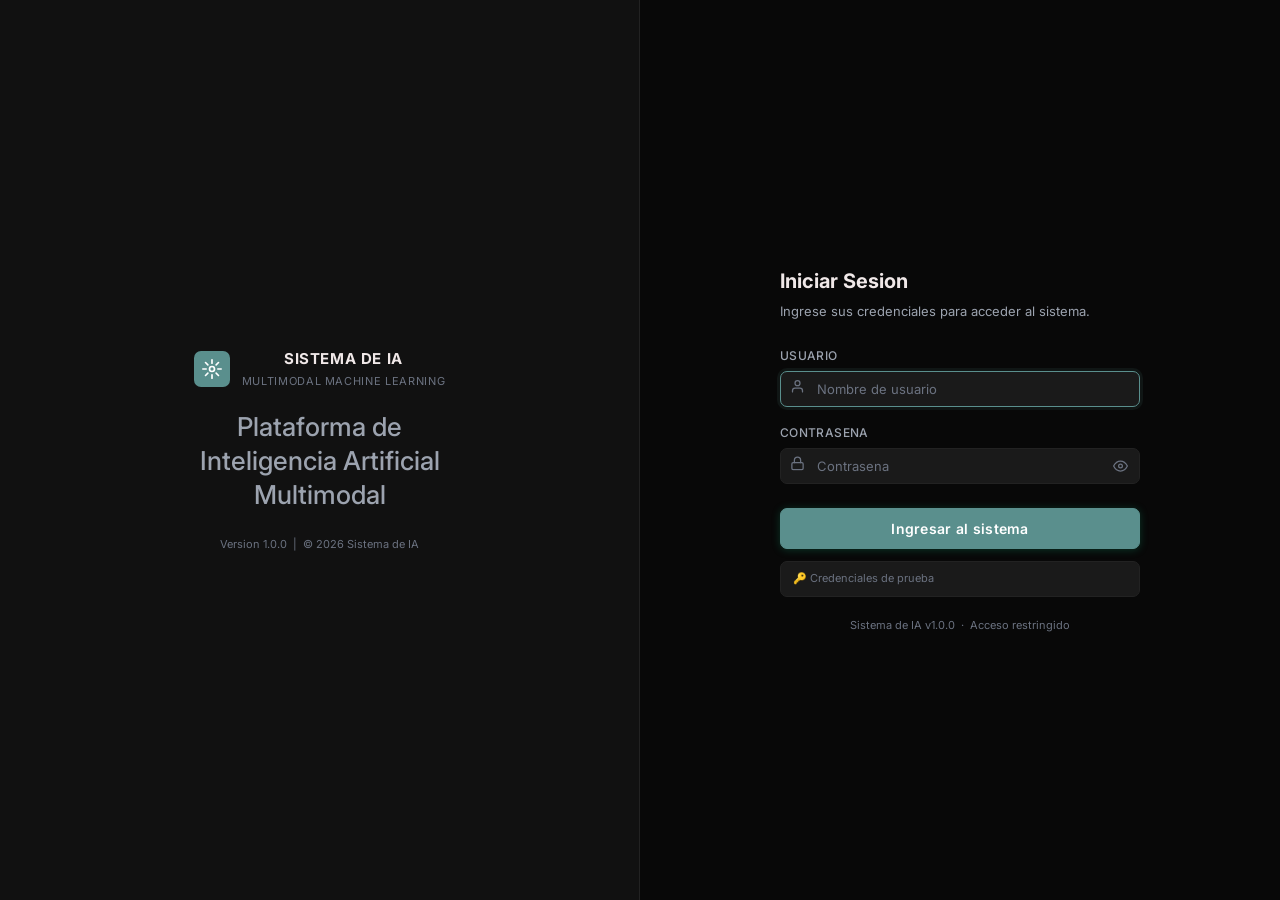
<file: index.html>
<!DOCTYPE html>
<html lang="es">
<head>
  <meta charset="UTF-8" />
  <meta name="viewport" content="width=device-width, initial-scale=1.0" />
  <title>Sistema de IA — Inicio de Sesion</title>
  <link rel="stylesheet" href="css/styles.css" />
  <style>
    /* ── Estilos login ───────────────────────── */
    .login-visual-diagram {
      display: flex;
      flex-direction: column;
      gap: 6px;
      padding: 16px;
      background: var(--bg-elevated);
      border: 1px solid var(--border);
      border-radius: var(--radius-lg);
    }
    .diagram-row {
      display: flex;
      align-items: center;
      gap: 8px;
    }
    .diagram-node {
      flex: 1;
      padding: 6px 10px;
      background: var(--bg-surface);
      border: 1px solid var(--border);
      border-radius: var(--radius-sm);
      font-size: 11px;
      color: var(--text-muted);
      text-align: center;
      white-space: nowrap;
    }
    .diagram-node.active {
      border-color: var(--primary);
      color: var(--primary);
      background: var(--primary-dim);
    }
    .diagram-arrow {
      color: var(--border-light);
      font-size: 10px;
      flex-shrink: 0;
    }
    .diagram-arrow.v {
      text-align: center;
      color: var(--border);
      font-size: 9px;
      margin-left: 48%;
    }
    .input-icon-wrap { position: relative; }
    .input-icon-wrap .form-input { padding-left: 36px; }
    .input-icon {
      position: absolute;
      left: 10px;
      top: 50%;
      transform: translateY(-50%);
      color: var(--text-muted);
      pointer-events: none;
    }
    .input-icon svg { width: 15px; height: 15px; }
    .password-toggle {
      position: absolute;
      right: 10px;
      top: 50%;
      transform: translateY(-50%);
      background: none;
      border: none;
      color: var(--text-muted);
      cursor: pointer;
      padding: 2px;
      display: flex;
      align-items: center;
    }
    .password-toggle:hover { color: var(--text-secondary); }
    .password-toggle svg { width: 15px; height: 15px; }

    /* Hint de credenciales de prueba */
    .login-creds-hint {
      margin-top: 12px;
      background: var(--bg-elevated);
      border: 1px solid var(--border);
      border-radius: var(--radius-md);
      padding: 8px 12px;
      font-size: 11px;
    }
    .login-creds-hint summary {
      cursor: pointer;
      color: var(--text-muted);
      user-select: none;
      list-style: none;
      display: flex;
      align-items: center;
      gap: 6px;
    }
    .login-creds-hint summary:hover { color: var(--text-secondary); }
    .login-creds-hint table {
      margin-top: 8px;
      width: 100%;
      border-collapse: collapse;
      font-family: var(--font-mono);
    }
    .login-creds-hint th {
      text-align: left;
      color: var(--text-muted);
      font-size: 10px;
      padding: 3px 6px;
      border-bottom: 1px solid var(--border);
      text-transform: uppercase;
    }
    .login-creds-hint td {
      padding: 4px 6px;
      color: var(--text-secondary);
      border-bottom: 1px solid var(--border);
      cursor: pointer;
    }
    .login-creds-hint td:first-child { color: var(--primary); }
    .login-creds-hint tr:last-child td { border-bottom: none; }
    .login-creds-hint tr:hover td { background: var(--bg-hover); }
  </style>
</head>
<body>

<div class="login-page">

  <!-- Panel izquierdo: visual informativo -->
  <aside class="login-panel-left">

    <div class="login-visual" style="align-items: center; text-align: center; gap: 20px;">

      <div class="login-brand" style="justify-content: center;">
        <div class="login-brand-icon">
          <svg viewBox="0 0 24 24" fill="none" stroke="#fff" stroke-width="2" stroke-linecap="round" stroke-linejoin="round">
            <circle cx="12" cy="12" r="3"/>
            <path d="M12 1v4M12 19v4M4.22 4.22l2.83 2.83M16.95 16.95l2.83 2.83M1 12h4M19 12h4M4.22 19.78l2.83-2.83M16.95 7.05l2.83-2.83"/>
          </svg>
        </div>
        <div>
          <div class="login-brand-name">Sistema de IA</div>
          <div class="login-brand-sub">Multimodal Machine Learning</div>
        </div>
      </div>

      <div class="login-visual-title" style="font-size: 26px; line-height: 1.3; color: var(--text-secondary); font-weight: 500;">
        Plataforma de<br>Inteligencia Artificial<br>Multimodal
      </div>

      <div class="login-footer" style="margin-top: 4px;">
        Version 1.0.0 &nbsp;|&nbsp; &copy; 2026 Sistema de IA
      </div>

    </div>

  </aside>

  <!-- Panel derecho: formulario de login -->
  <main class="login-panel-right">
    <div class="login-form-wrap">

      <div id="login-alert" class="alert alert-error hidden">
        <svg width="15" height="15" viewBox="0 0 24 24" fill="none" stroke="currentColor" stroke-width="2">
          <circle cx="12" cy="12" r="10"/><line x1="12" y1="8" x2="12" y2="12"/><line x1="12" y1="16" x2="12.01" y2="16"/>
        </svg>
        <span id="login-alert-msg">Credenciales incorrectas.</span>
      </div>

      <form class="login-form" id="login-form" autocomplete="off">

        <div style="margin-bottom:8px;">
          <div style="font-size:20px;font-weight:700;color:var(--text-primary);">Iniciar Sesion</div>
          <div style="font-size:13px;color:var(--text-secondary);margin-top:4px;">
            Ingrese sus credenciales para acceder al sistema.
          </div>
        </div>

        <div class="form-group">
          <label class="form-label" for="username">Usuario</label>
          <div class="input-icon-wrap">
            <span class="input-icon">
              <svg viewBox="0 0 24 24" fill="none" stroke="currentColor" stroke-width="2" stroke-linecap="round" stroke-linejoin="round">
                <path d="M20 21v-2a4 4 0 0 0-4-4H8a4 4 0 0 0-4 4v2"/><circle cx="12" cy="7" r="4"/>
              </svg>
            </span>
            <input class="form-input" type="text" id="username" name="username"
              placeholder="Nombre de usuario" autocomplete="username" spellcheck="false"/>
          </div>
        </div>

        <div class="form-group">
          <label class="form-label" for="password">Contrasena</label>
          <div class="input-icon-wrap" style="position:relative;">
            <span class="input-icon">
              <svg viewBox="0 0 24 24" fill="none" stroke="currentColor" stroke-width="2" stroke-linecap="round" stroke-linejoin="round">
                <rect x="3" y="11" width="18" height="11" rx="2" ry="2"/><path d="M7 11V7a5 5 0 0 1 10 0v4"/>
              </svg>
            </span>
            <input class="form-input" type="password" id="password" name="password"
              placeholder="Contrasena" autocomplete="current-password" style="padding-right:36px;"/>
            <button type="button" class="password-toggle" id="toggle-password" title="Mostrar u ocultar">
              <svg id="eye-icon" viewBox="0 0 24 24" fill="none" stroke="currentColor" stroke-width="2" stroke-linecap="round" stroke-linejoin="round">
                <path d="M1 12s4-8 11-8 11 8 11 8-4 8-11 8-11-8-11-8z"/><circle cx="12" cy="12" r="3"/>
              </svg>
            </button>
          </div>
        </div>

        <button type="submit" class="btn btn-primary btn-lg login-submit" id="login-btn">
          <span id="login-btn-text">Ingresar al sistema</span>
          <span id="login-btn-spinner" class="spinner hidden"></span>
        </button>

      </form>

      <!-- Credenciales de prueba — quitar en producción -->
      <details class="login-creds-hint">
        <summary>🔑 Credenciales de prueba</summary>
        <table>
          <thead><tr><th>Usuario</th><th>Contraseña</th><th>Rol</th></tr></thead>
          <tbody>
            <tr><td>admin</td><td>admin123</td><td>Administrador de seguridad</td></tr>
            <tr><td>cientifico</td><td>cient123</td><td>Científico / Ing. IA</td></tr>
            <tr><td>infra</td><td>infra123</td><td>Infraestructura</td></tr>
            <tr><td>usuario</td><td>usuario123</td><td>Usuario</td></tr>
          </tbody>
        </table>
      </details>

      <div class="login-version-note">
        Sistema de IA v1.0.0 &nbsp;&middot;&nbsp; Acceso restringido
      </div>

    </div>
  </main>

</div>

<script src="js/crypto.js"></script>
<script src="js/config.js"></script>
<script src="js/auth.js"></script>
<script>
  /* ── Redirigir si ya hay sesion activa (sesion cifrada — RQF-07) ── */
  (async () => {
    if (await Auth.init()) {
      window.location.href = 'dashboard.html';
    }
  })();

  const eyeOpen  = `<path d="M1 12s4-8 11-8 11 8 11 8-4 8-11 8-11-8-11-8z"/><circle cx="12" cy="12" r="3"/>`;
  const eyeSlash = `<path d="M17.94 17.94A10.07 10.07 0 0 1 12 20c-7 0-11-8-11-8a18.45 18.45 0 0 1 5.06-5.94"/><path d="M9.9 4.24A9.12 9.12 0 0 1 12 4c7 0 11 8 11 8a18.5 18.5 0 0 1-2.16 3.19"/><line x1="1" y1="1" x2="23" y2="23"/>`;

  const pwdInput  = document.getElementById('password');
  const toggleBtn = document.getElementById('toggle-password');
  const eyeIcon   = document.getElementById('eye-icon');

  toggleBtn.addEventListener('click', () => {
    const isText = pwdInput.type === 'text';
    pwdInput.type = isText ? 'password' : 'text';
    eyeIcon.innerHTML = isText ? eyeOpen : eyeSlash;
  });

  function showLoginAlert (msg) {
    document.getElementById('login-alert-msg').textContent = msg;
    document.getElementById('login-alert').classList.remove('hidden');
  }

  function hideLoginAlert () {
    document.getElementById('login-alert').classList.add('hidden');
  }

  function setLoginLoading (on) {
    const btn = document.getElementById('login-btn');
    btn.disabled = on;
    document.getElementById('login-btn-text').textContent = on ? 'Verificando...' : 'Ingresar al sistema';
    document.getElementById('login-btn-spinner').classList.toggle('hidden', !on);
  }

  document.getElementById('login-form').addEventListener('submit', async (e) => {
    e.preventDefault();
    hideLoginAlert();

    const username = document.getElementById('username').value.trim();
    const password = document.getElementById('password').value;

    if (!username || !password) {
      showLoginAlert('Complete todos los campos para continuar.');
      return;
    }

    setLoginLoading(true);

    const result = await Auth.login(username, password);

    if (result.ok) {
      document.getElementById('login-btn-text').textContent = 'Acceso concedido...';
      setTimeout(() => { window.location.href = 'dashboard.html'; }, 400);
    } else {
      setLoginLoading(false);
      showLoginAlert(result.msg);
      ['username', 'password'].forEach(id => {
        const el = document.getElementById(id);
        el.classList.add('error');
        setTimeout(() => el.classList.remove('error'), 2000);
      });
      document.getElementById('username').focus();
    }
  });

  ['username', 'password'].forEach(id => {
    document.getElementById(id).addEventListener('input', hideLoginAlert);
  });

  document.getElementById('username').focus();

  // Click en fila de credenciales → autocompleta el formulario
  document.querySelectorAll('.login-creds-hint tbody tr').forEach(row => {
    row.addEventListener('click', () => {
      const cells = row.querySelectorAll('td');
      document.getElementById('username').value = cells[0].textContent.trim();
      document.getElementById('password').value = cells[1].textContent.trim();
      hideLoginAlert();
      document.getElementById('login-btn').focus();
    });
  });
</script>

</body>
</html>
</file>
<file: css/styles.css>
/* ============================================================
   SISTEMA DE IA — LMM | Design System
   ============================================================ */

@import url('https://fonts.googleapis.com/css2?family=Inter:wght@300;400;500;600;700&family=JetBrains+Mono:wght@400;500&display=swap');

/* ── Variables ─────────────────────────────────────────────── */
:root {
  --bg-base:        #080808; /* Negro profundo */
  --bg-surface:     #111111; /* Carbón oscuro */
  --bg-elevated:    #1a1a1a; /* Superficie elevada */
  --bg-hover:       #252525; /* Hover sutil */

  --border:         #222222;
  --border-light:   #333333;

  --primary:        #5a8f8d; /* Teal apagado sofisticado */
  --primary-hover:  #4a7f7d;
  --primary-dim:    rgba(90, 143, 141, 0.10);
  --primary-glow:   rgba(90, 143, 141, 0.18);

  --text-primary:   #f0e8e8; /* Blanco cálido refinado */
  --text-secondary: #9ca3af;
  --text-muted:     #6b7280;

  --success:        #7a9d7c; /* Verde apagado */
  --success-dim:    rgba(122, 157, 124, 0.10);
  --warning:        #c4a878; /* Ámbar apagado */
  --warning-dim:    rgba(196, 168, 120, 0.10);
  --danger:         #c4808d; /* Rojo apagado */
  --danger-dim:     rgba(196, 128, 141, 0.10);
  --info:           #5a8f8d; /* Teal apagado */
  --info-dim:       rgba(90, 143, 141, 0.10);

  --radius-sm:      4px;
  --radius-md:      7px;
  --radius-lg:      11px;
  --radius-xl:      16px;

  --shadow-sm:      0 1px 4px rgba(0,0,0,0.7), 0 0 0 1px rgba(255,255,255,0.02);
  --shadow-md:      0 4px 20px rgba(0,0,0,0.8), 0 0 0 1px rgba(255,255,255,0.03);
  --shadow-lg:      0 12px 40px rgba(0,0,0,0.9), 0 0 0 1px rgba(255,255,255,0.04);

  --font-sans:      'Inter', system-ui, sans-serif;
  --font-mono:      'JetBrains Mono', monospace;

  --transition:     140ms ease;
  --sidebar-width:  216px;
  --topbar-height:  52px;
}

/* ── Reset ─────────────────────────────────────────────────── */
*, *::before, *::after { box-sizing: border-box; margin: 0; padding: 0; }

html { font-size: 14px; -webkit-font-smoothing: antialiased; }

body {
  font-family: var(--font-sans);
  background: var(--bg-base);
  color: var(--text-primary);
  line-height: 1.6;
  min-height: 100vh;
}

a { color: var(--primary); text-decoration: none; }
a:hover { color: var(--primary-hover); }

input, textarea, select, button {
  font-family: inherit;
  font-size: inherit;
}

/* ── Typography ─────────────────────────────────────────────── */
.text-xs    { font-size: 11px; }
.text-sm    { font-size: 12px; }
.text-base  { font-size: 14px; }
.text-md    { font-size: 15px; }
.text-lg    { font-size: 18px; }
.text-xl    { font-size: 22px; }
.text-2xl   { font-size: 26px; }

.text-primary   { color: var(--text-primary); }
.text-secondary { color: var(--text-secondary); }
.text-muted     { color: var(--text-muted); }
.text-success   { color: var(--success); }
.text-warning   { color: var(--warning); }
.text-danger    { color: var(--danger); }
.text-info      { color: var(--info); }
.text-accent    { color: var(--primary); }

.font-mono { font-family: var(--font-mono); }
.font-medium { font-weight: 500; }
.font-semibold { font-weight: 600; }
.font-bold { font-weight: 700; }

/* ── Utility ─────────────────────────────────────────────── */
.flex { display: flex; }
.flex-col { flex-direction: column; }
.items-center { align-items: center; }
.justify-between { justify-content: space-between; }
.justify-center { justify-content: center; }
.gap-1 { gap: 4px; }
.gap-2 { gap: 8px; }
.gap-3 { gap: 12px; }
.gap-4 { gap: 16px; }
.gap-6 { gap: 24px; }
.w-full { width: 100%; }
.mt-1 { margin-top: 4px; }
.mt-2 { margin-top: 8px; }
.mt-4 { margin-top: 16px; }
.mt-6 { margin-top: 24px; }
.mb-1 { margin-bottom: 4px; }
.mb-2 { margin-bottom: 8px; }
.mb-4 { margin-bottom: 16px; }
.p-2 { padding: 8px; }
.p-3 { padding: 12px; }
.p-4 { padding: 16px; }
.p-6 { padding: 24px; }
.truncate { overflow: hidden; text-overflow: ellipsis; white-space: nowrap; }
.hidden { display: none !important; }

/* ── Buttons ─────────────────────────────────────────────── */
.btn {
  display: inline-flex;
  align-items: center;
  justify-content: center;
  gap: 7px;
  padding: 7px 15px;
  border-radius: var(--radius-md);
  font-size: 12.5px;
  font-weight: 500;
  cursor: pointer;
  border: 1px solid transparent;
  transition: background var(--transition), border-color var(--transition), opacity var(--transition), box-shadow var(--transition);
  white-space: nowrap;
  user-select: none;
}
.btn:focus-visible {
  outline: 2px solid var(--primary);
  outline-offset: 2px;
}

.btn:disabled { opacity: 0.45; cursor: not-allowed; }

.btn-primary {
  background: var(--primary);
  color: #fff;
  border-color: var(--primary);
  box-shadow: 0 1px 8px rgba(16,185,129,0.25);
}
.btn-primary:hover:not(:disabled) { background: var(--primary-hover); border-color: var(--primary-hover); box-shadow: 0 2px 12px rgba(16,185,129,0.35); }

.btn-secondary {
  background: var(--bg-elevated);
  color: var(--text-primary);
  border-color: var(--border);
}
.btn-secondary:hover:not(:disabled) { background: var(--bg-hover); border-color: var(--border-light); }

.btn-ghost {
  background: transparent;
  color: var(--text-secondary);
  border-color: transparent;
}
.btn-ghost:hover:not(:disabled) { background: var(--bg-elevated); color: var(--text-primary); }

.btn-danger {
  background: var(--danger);
  color: #fff;
  border-color: var(--danger);
}
.btn-danger:hover:not(:disabled) { opacity: 0.85; }

.btn-sm { padding: 5px 12px; font-size: 12px; }
.btn-lg { padding: 12px 24px; font-size: 14px; }

/* ── Form elements ─────────────────────────────────────────── */
.form-group { display: flex; flex-direction: column; gap: 6px; }

.form-label {
  font-size: 12px;
  font-weight: 500;
  color: var(--text-secondary);
  letter-spacing: 0.03em;
  text-transform: uppercase;
}

.form-input {
  background: var(--bg-elevated);
  border: 1px solid var(--border);
  border-radius: var(--radius-md);
  color: var(--text-primary);
  padding: 9px 12px;
  font-size: 13px;
  transition: border-color var(--transition), box-shadow var(--transition);
  outline: none;
  width: 100%;
}
.form-input::placeholder { color: var(--text-muted); }
.form-input:focus {
  border-color: var(--primary);
  box-shadow: 0 0 0 3px var(--primary-dim);
}
.form-input.error { border-color: var(--danger); box-shadow: 0 0 0 3px var(--danger-dim); }

.form-select {
  appearance: none;
  background-image: url("data:image/svg+xml,%3Csvg xmlns='http://www.w3.org/2000/svg' width='12' height='12' viewBox='0 0 24 24' fill='none' stroke='%238b93b0' stroke-width='2'%3E%3Cpolyline points='6 9 12 15 18 9'%3E%3C/polyline%3E%3C/svg%3E");
  background-repeat: no-repeat;
  background-position: right 10px center;
  padding-right: 32px;
}

.form-hint {
  font-size: 11px;
  color: var(--text-muted);
}

.form-error {
  font-size: 11px;
  color: var(--danger);
}

/* ── Cards ─────────────────────────────────────────────────── */
.card {
  background: var(--bg-surface);
  border: 1px solid var(--border);
  border-radius: var(--radius-lg);
  transition: border-color var(--transition);
}

.card-header {
  padding: 13px 18px;
  border-bottom: 1px solid var(--border);
  display: flex;
  align-items: center;
  justify-content: space-between;
  gap: 12px;
}

.card-title {
  font-size: 11px;
  font-weight: 600;
  color: var(--text-muted);
  letter-spacing: 0.07em;
  text-transform: uppercase;
}

.card-body { padding: 18px; }

/* ── Badges ─────────────────────────────────────────────────── */
.badge {
  display: inline-flex;
  align-items: center;
  gap: 4px;
  padding: 2px 8px;
  border-radius: 999px;
  font-size: 11px;
  font-weight: 500;
  line-height: 1.8;
}
.badge-success  { background: var(--success-dim);  color: var(--success); }
.badge-warning  { background: var(--warning-dim);  color: var(--warning); }
.badge-danger   { background: var(--danger-dim);   color: var(--danger); }
.badge-info     { background: var(--info-dim);     color: var(--info); }
.badge-primary  { background: var(--primary-dim);  color: var(--primary); }
.badge-muted    { background: var(--bg-elevated);  color: var(--text-muted); }

/* ── Status dot ─────────────────────────────────────────────── */
.status-dot {
  display: inline-block;
  width: 7px;
  height: 7px;
  border-radius: 50%;
  flex-shrink: 0;
}
.status-dot.online  { background: var(--success); box-shadow: 0 0 5px var(--success); animation: pulse-dot 2.5s infinite; }
.status-dot.warning { background: var(--warning); box-shadow: 0 0 5px var(--warning); }
.status-dot.offline { background: var(--danger); }
.status-dot.idle    { background: var(--text-muted); }

@keyframes pulse-dot {
  0%, 100% { box-shadow: 0 0 4px var(--success); }
  50%       { box-shadow: 0 0 9px var(--success); }
}

/* ── Alerts ─────────────────────────────────────────────────── */
.alert {
  padding: 10px 14px;
  border-radius: var(--radius-md);
  font-size: 13px;
  display: flex;
  align-items: flex-start;
  gap: 10px;
}
.alert-error   { background: var(--danger-dim);  color: var(--danger);  border: 1px solid rgba(224,90,106,0.25); }
.alert-success { background: var(--success-dim); color: var(--success); border: 1px solid rgba(76,175,125,0.25); }
.alert-warning { background: var(--warning-dim); color: var(--warning); border: 1px solid rgba(240,160,80,0.25); }
.alert-info    { background: var(--info-dim);    color: var(--info);    border: 1px solid rgba(91,158,240,0.25); }

/* ── Divider ─────────────────────────────────────────────────── */
.divider {
  border: none;
  border-top: 1px solid var(--border);
  margin: 16px 0;
}

/* ── Progress bar ─────────────────────────────────────────── */
.progress-bar {
  width: 100%;
  height: 5px;
  background: var(--bg-elevated);
  border-radius: 999px;
  overflow: hidden;
}
.progress-fill {
  height: 100%;
  border-radius: 999px;
  transition: width 0.6s ease;
}
.progress-fill.primary { background: var(--primary); }
.progress-fill.success { background: var(--success); }
.progress-fill.warning { background: var(--warning); }
.progress-fill.danger  { background: var(--danger); }

/* ── Table ─────────────────────────────────────────────────── */
.table-wrap { overflow-x: auto; }
table { width: 100%; border-collapse: collapse; font-size: 13px; }
thead th {
  text-align: left;
  padding: 8px 12px;
  font-size: 11px;
  font-weight: 600;
  text-transform: uppercase;
  letter-spacing: 0.05em;
  color: var(--text-muted);
  border-bottom: 1px solid var(--border);
}
tbody td {
  padding: 10px 12px;
  color: var(--text-secondary);
  border-bottom: 1px solid var(--border);
}
tbody tr:last-child td { border-bottom: none; }
tbody tr:hover td { background: var(--bg-elevated); color: var(--text-primary); }

/* ── Scrollbar ─────────────────────────────────────────────── */
::-webkit-scrollbar { width: 6px; height: 6px; }
::-webkit-scrollbar-track { background: transparent; }
::-webkit-scrollbar-thumb { background: var(--border); border-radius: 3px; }
::-webkit-scrollbar-thumb:hover { background: var(--border-light); }

/* ============================================================
   LOGIN PAGE
   ============================================================ */
.login-page {
  min-height: 100vh;
  display: grid;
  grid-template-columns: 1fr 1fr;
}

.login-panel-left {
  background: var(--bg-surface);
  border-right: 1px solid var(--border);
  display: flex;
  flex-direction: column;
  justify-content: space-between;
  padding: 40px;
}

.login-panel-right {
  display: flex;
  flex-direction: column;
  justify-content: center;
  align-items: center;
  padding: 40px;
  background: var(--bg-base);
}

.login-brand {
  display: flex;
  align-items: center;
  gap: 12px;
}

.login-brand-icon {
  width: 36px;
  height: 36px;
  background: var(--primary);
  border-radius: var(--radius-md);
  display: flex;
  align-items: center;
  justify-content: center;
}

.login-brand-icon svg { width: 20px; height: 20px; }

.login-brand-name {
  font-size: 15px;
  font-weight: 700;
  letter-spacing: 0.04em;
  color: var(--text-primary);
  text-transform: uppercase;
}

.login-brand-sub {
  font-size: 11px;
  color: var(--text-muted);
  letter-spacing: 0.06em;
  text-transform: uppercase;
  margin-top: 2px;
}

.login-visual {
  flex: 1;
  display: flex;
  flex-direction: column;
  justify-content: center;
  gap: 24px;
}

.login-visual-title {
  font-size: 24px;
  font-weight: 700;
  color: var(--text-primary);
  line-height: 1.35;
}

.login-visual-desc {
  font-size: 13px;
  color: var(--text-secondary);
  line-height: 1.7;
  max-width: 380px;
}

.login-subsystem-list {
  display: flex;
  flex-direction: column;
  gap: 8px;
  margin-top: 8px;
}

.login-subsystem-item {
  display: flex;
  align-items: center;
  gap: 10px;
  font-size: 12px;
  color: var(--text-muted);
}

.login-subsystem-item::before {
  content: '';
  display: block;
  width: 6px;
  height: 6px;
  border-radius: 50%;
  background: var(--primary);
  flex-shrink: 0;
}

.login-footer {
  font-size: 11px;
  color: var(--text-muted);
}

.login-form-wrap {
  width: 100%;
  max-width: 360px;
}

.login-form-title {
  font-size: 20px;
  font-weight: 700;
  color: var(--text-primary);
  margin-bottom: 4px;
}

.login-form-subtitle {
  font-size: 13px;
  color: var(--text-secondary);
  margin-bottom: 28px;
}

.login-form { display: flex; flex-direction: column; gap: 16px; }

.login-submit {
  margin-top: 8px;
  width: 100%;
  padding: 11px;
  font-size: 14px;
  font-weight: 600;
  letter-spacing: 0.02em;
}

.login-version-note {
  margin-top: 20px;
  text-align: center;
  font-size: 11px;
  color: var(--text-muted);
}

.spinner {
  display: inline-block;
  width: 14px;
  height: 14px;
  border: 2px solid rgba(255,255,255,0.3);
  border-top-color: #fff;
  border-radius: 50%;
  animation: spin 0.7s linear infinite;
}

@keyframes spin { to { transform: rotate(360deg); } }

/* ============================================================
   DASHBOARD LAYOUT
   ============================================================ */
.app-layout {
  display: grid;
  grid-template-columns: var(--sidebar-width) 1fr;
  grid-template-rows: var(--topbar-height) 1fr;
  min-height: 100vh;
}

/* ── Topbar ─────────────────────────────────────────────────── */
.topbar {
  grid-column: 1 / -1;
  display: flex;
  align-items: center;
  justify-content: space-between;
  padding: 0 20px 0 0;
  background: var(--bg-surface);
  border-bottom: 1px solid var(--border);
  z-index: 50;
  backdrop-filter: blur(0);
}

.topbar-brand {
  width: var(--sidebar-width);
  display: flex;
  align-items: center;
  gap: 10px;
  padding: 0 20px;
  border-right: 1px solid var(--border);
  height: 100%;
  flex-shrink: 0;
}

.topbar-brand-icon {
  width: 28px;
  height: 28px;
  background: var(--primary);
  border-radius: var(--radius-sm);
  display: flex;
  align-items: center;
  justify-content: center;
}

.topbar-brand-icon svg { width: 16px; height: 16px; }

.topbar-brand-name {
  font-size: 12px;
  font-weight: 700;
  letter-spacing: 0.06em;
  text-transform: uppercase;
  color: var(--text-primary);
}

.topbar-center {
  flex: 1;
  padding: 0 20px;
  display: flex;
  align-items: center;
  gap: 8px;
}

.topbar-page-title {
  font-size: 13px;
  font-weight: 600;
  color: var(--text-primary);
}

.topbar-page-sep {
  color: var(--text-muted);
  font-size: 12px;
}

.topbar-actions {
  display: flex;
  align-items: center;
  gap: 12px;
}

.topbar-time {
  font-family: var(--font-mono);
  font-size: 12px;
  color: var(--text-muted);
}

.topbar-user {
  display: flex;
  align-items: center;
  gap: 10px;
  padding: 6px 12px;
  background: var(--bg-elevated);
  border: 1px solid var(--border);
  border-radius: var(--radius-md);
  cursor: pointer;
}

.topbar-user:hover { border-color: var(--border-light); }

.topbar-avatar {
  width: 26px;
  height: 26px;
  background: var(--primary-dim);
  border: 1px solid var(--primary);
  border-radius: 50%;
  display: flex;
  align-items: center;
  justify-content: center;
  font-size: 11px;
  font-weight: 700;
  color: var(--primary);
}

.topbar-user-name { font-size: 12px; font-weight: 500; }
.topbar-user-role { font-size: 10px; color: var(--text-muted); }

/* ── Sidebar ─────────────────────────────────────────────────── */
.sidebar {
  background: var(--bg-surface);
  border-right: 1px solid var(--border);
  display: flex;
  flex-direction: column;
  overflow-y: auto;
  padding: 12px 0;
}

.sidebar-section {
  padding: 0 12px;
  margin-bottom: 4px;
}

.sidebar-section-label {
  font-size: 10px;
  font-weight: 600;
  color: var(--text-muted);
  text-transform: uppercase;
  letter-spacing: 0.08em;
  padding: 8px 8px 4px;
}

.sidebar-item {
  display: flex;
  align-items: center;
  gap: 9px;
  padding: 7px 8px;
  border-radius: var(--radius-md);
  cursor: pointer;
  transition: background var(--transition), color var(--transition);
  font-size: 12.5px;
  color: var(--text-muted);
  user-select: none;
  position: relative;
}

.sidebar-item:hover { background: var(--bg-elevated); color: var(--text-secondary); }

.sidebar-item.active {
  background: var(--primary-dim);
  color: var(--primary);
  font-weight: 500;
}

.sidebar-item.active::before {
  content: '';
  position: absolute;
  left: 0;
  top: 20%;
  bottom: 20%;
  width: 2px;
  background: var(--primary);
  border-radius: 0 2px 2px 0;
  box-shadow: 0 0 8px var(--primary-glow);
}

.sidebar-item.active .sidebar-icon { color: var(--primary); }

.sidebar-icon {
  width: 32px;
  height: 32px;
  display: flex;
  align-items: center;
  justify-content: center;
  border-radius: var(--radius-sm);
  flex-shrink: 0;
}

.sidebar-icon svg { width: 16px; height: 16px; }

.sidebar-label { flex: 1; }

.sidebar-badge {
  font-size: 10px;
  font-weight: 600;
  background: var(--primary-dim);
  color: var(--primary);
  padding: 1px 6px;
  border-radius: 999px;
}

.sidebar-divider {
  border: none;
  border-top: 1px solid var(--border);
  margin: 8px 12px;
}

/* ── Main content ─────────────────────────────────────────── */
.main-content {
  overflow-y: auto;
  background: var(--bg-base);
  display: flex;
  flex-direction: column;
}

.content-header {
  padding: 16px 22px 14px;
  border-bottom: 1px solid var(--border);
  display: flex;
  align-items: flex-start;
  justify-content: space-between;
  gap: 16px;
  background: var(--bg-surface);
}

.content-title { font-size: 15px; font-weight: 700; color: var(--text-primary); letter-spacing: -0.01em; }
.content-subtitle { font-size: 11.5px; color: var(--text-muted); margin-top: 2px; }

.content-body { padding: 20px; flex: 1; }

/* ── View panels (tabs) ─────────────────────────────────────── */
.view-panel { display: none; }
.view-panel.active { display: flex; flex-direction: column; gap: 16px; }

/* ── Metric card ─────────────────────────────────────────────── */
.metric-grid {
  display: grid;
  grid-template-columns: repeat(auto-fill, minmax(180px, 1fr));
  gap: 12px;
}

.metric-card {
  background: var(--bg-surface);
  border: 1px solid var(--border);
  border-radius: var(--radius-lg);
  padding: 16px;
  display: flex;
  flex-direction: column;
  gap: 8px;
}

.metric-label {
  font-size: 11px;
  font-weight: 600;
  text-transform: uppercase;
  letter-spacing: 0.05em;
  color: var(--text-muted);
}

.metric-value {
  font-size: 26px;
  font-weight: 700;
  font-family: var(--font-mono);
  color: var(--text-primary);
  line-height: 1;
}

.metric-value.primary { color: var(--primary); }
.metric-value.success { color: var(--success); }
.metric-value.warning { color: var(--warning); }
.metric-value.danger  { color: var(--danger); }

.metric-unit { font-size: 13px; font-weight: 400; color: var(--text-muted); }
.metric-delta { font-size: 11px; color: var(--text-muted); }

/* ── Grid layouts ─────────────────────────────────────────── */
.grid-2 { display: grid; grid-template-columns: 1fr 1fr; gap: 16px; }
.grid-3 { display: grid; grid-template-columns: 1fr 1fr 1fr; gap: 16px; }
.grid-auto { display: grid; grid-template-columns: repeat(auto-fill, minmax(260px, 1fr)); gap: 16px; }

/* ── Chat / model panel ─────────────────────────────────────── */
.chat-layout {
  display: grid;
  grid-template-columns: 1fr 280px;
  gap: 16px;
  height: calc(100vh - var(--topbar-height) - 140px);
  min-height: 500px;
}

.chat-main {
  display: flex;
  flex-direction: column;
  background: var(--bg-surface);
  border: 1px solid var(--border);
  border-radius: var(--radius-lg);
  overflow: hidden;
}

.chat-messages {
  flex: 1;
  overflow-y: auto;
  padding: 16px;
  display: flex;
  flex-direction: column;
  gap: 12px;
}

.chat-empty {
  flex: 1;
  display: flex;
  flex-direction: column;
  align-items: center;
  justify-content: center;
  gap: 12px;
  color: var(--text-muted);
  text-align: center;
}

.chat-empty-icon {
  width: 48px;
  height: 48px;
  background: var(--bg-elevated);
  border-radius: var(--radius-lg);
  display: flex;
  align-items: center;
  justify-content: center;
}

.chat-empty-icon svg { width: 24px; height: 24px; }

.message {
  display: flex;
  gap: 10px;
  max-width: 85%;
}

.message.user { align-self: flex-end; flex-direction: row-reverse; }

.message-avatar {
  width: 30px;
  height: 30px;
  border-radius: 50%;
  display: flex;
  align-items: center;
  justify-content: center;
  font-size: 11px;
  font-weight: 700;
  flex-shrink: 0;
}

.message.user .message-avatar { background: var(--primary-dim); color: var(--primary); border: 1px solid var(--primary); }
.message.assistant .message-avatar { background: var(--bg-elevated); color: var(--text-secondary); border: 1px solid var(--border); }

.message-bubble {
  padding: 10px 14px;
  border-radius: var(--radius-lg);
  font-size: 13px;
  line-height: 1.6;
}

.message.user .message-bubble {
  background: var(--primary);
  color: #fff;
  border-bottom-right-radius: var(--radius-sm);
}

.message.assistant .message-bubble {
  background: var(--bg-elevated);
  color: var(--text-primary);
  border: 1px solid var(--border);
  border-bottom-left-radius: var(--radius-sm);
}

.message-bubble img {
  max-width: 100%;
  border-radius: var(--radius-md);
  margin-top: 8px;
}

.message-time { font-size: 10px; color: var(--text-muted); margin-top: 4px; }

.chat-input-area {
  padding: 12px 16px;
  border-top: 1px solid var(--border);
  display: flex;
  flex-direction: column;
  gap: 8px;
  background: var(--bg-surface);
}

.chat-input-row {
  display: flex;
  gap: 8px;
  align-items: flex-end;
}

.chat-textarea {
  flex: 1;
  background: var(--bg-elevated);
  border: 1px solid var(--border);
  border-radius: var(--radius-md);
  color: var(--text-primary);
  padding: 9px 12px;
  font-size: 13px;
  resize: none;
  outline: none;
  min-height: 40px;
  max-height: 120px;
  line-height: 1.5;
  transition: border-color var(--transition);
  font-family: inherit;
}

.chat-textarea::placeholder { color: var(--text-muted); }
.chat-textarea:focus { border-color: var(--primary); }

.chat-input-tools {
  display: flex;
  align-items: center;
  gap: 6px;
}

.chat-tool-btn {
  width: 30px;
  height: 30px;
  background: transparent;
  border: 1px solid var(--border);
  border-radius: var(--radius-sm);
  color: var(--text-muted);
  cursor: pointer;
  display: flex;
  align-items: center;
  justify-content: center;
  transition: all var(--transition);
}

.chat-tool-btn:hover { background: var(--bg-elevated); color: var(--text-primary); border-color: var(--border-light); }
.chat-tool-btn svg { width: 14px; height: 14px; }

.chat-send-btn {
  width: 38px;
  height: 38px;
  background: var(--primary);
  border: none;
  border-radius: var(--radius-md);
  color: #fff;
  cursor: pointer;
  display: flex;
  align-items: center;
  justify-content: center;
  transition: background var(--transition);
  flex-shrink: 0;
}

.chat-send-btn:hover { background: var(--primary-hover); }
.chat-send-btn:disabled { opacity: 0.4; cursor: not-allowed; }
.chat-send-btn svg { width: 16px; height: 16px; }

.chat-image-preview {
  display: flex;
  gap: 8px;
  flex-wrap: wrap;
}

.chat-image-thumb {
  position: relative;
  width: 56px;
  height: 56px;
  border-radius: var(--radius-md);
  overflow: hidden;
  border: 1px solid var(--border);
}

.chat-image-thumb img { width: 100%; height: 100%; object-fit: cover; }

.chat-image-remove {
  position: absolute;
  top: 2px;
  right: 2px;
  width: 16px;
  height: 16px;
  background: rgba(0,0,0,0.7);
  border-radius: 50%;
  border: none;
  color: #fff;
  cursor: pointer;
  display: flex;
  align-items: center;
  justify-content: center;
  font-size: 9px;
  line-height: 1;
}

.chat-sidebar {
  display: flex;
  flex-direction: column;
  gap: 12px;
  overflow-y: auto;
}

/* ── Núcleo del Modelo IA — Red neuronal / Motor de inferencia ──
   Simulación visual del RQF-10 (capas + inferencia). No sustituye
   la llamada real al modelo, solo la representa gráficamente. ── */
.neural-core-svg { display: block; width: 100%; height: auto; }

.neuron {
  fill: var(--bg-elevated);
  stroke: var(--border-light);
  stroke-width: 1.5;
  transition: fill 0.25s ease, stroke 0.25s ease;
}
.synapse {
  stroke: var(--border);
  stroke-width: 1;
  fill: none;
  transition: stroke 0.25s ease, stroke-width 0.25s ease;
}

/* Estado inactivo (reposo) */
.neural-core-svg.idle .neuron { fill: var(--bg-elevated); stroke: var(--border-light); }
.neural-core-svg.idle .synapse { stroke: var(--border); }

/* Estado activo — pulso recorriendo capas mientras se espera la respuesta real */
.neural-core-svg.active .neuron {
  stroke: var(--primary);
  animation: neuronPulse 1.4s ease-in-out infinite;
}
.neural-core-svg.active .synapse {
  stroke: var(--primary);
  stroke-width: 1.4;
  stroke-dasharray: 4 3;
  animation: synapseFlow 0.6s linear infinite;
}
.neural-core-svg.active .neuron.l0 { animation-delay: 0s; }
.neural-core-svg.active .neuron.l1 { animation-delay: 0.15s; }
.neural-core-svg.active .neuron.l2 { animation-delay: 0.3s; }
.neural-core-svg.active .neuron.l3 { animation-delay: 0.45s; }

@keyframes neuronPulse {
  0%, 100% { fill: var(--bg-elevated); }
  50%      { fill: var(--primary-dim); }
}
@keyframes synapseFlow {
  to { stroke-dashoffset: -14; }
}

/* Estado completado — breve destello de éxito */
.neural-core-svg.done .neuron  { stroke: var(--success); fill: var(--success-dim); }
.neural-core-svg.done .synapse { stroke: var(--success); }

.neural-core-svg.error .neuron  { stroke: var(--danger); fill: var(--danger-dim); }
.neural-core-svg.error .synapse { stroke: var(--danger); }

.inference-steps {
  display: flex;
  flex-direction: column;
  gap: 6px;
}
.inference-step {
  display: flex;
  align-items: center;
  gap: 8px;
  font-size: 11px;
  color: var(--text-muted);
}
.inference-step .dot {
  width: 6px; height: 6px; border-radius: 50%;
  background: var(--border-light);
  flex-shrink: 0;
  transition: background 0.2s ease, box-shadow 0.2s ease;
}
.inference-step.active { color: var(--text-secondary); }
.inference-step.active .dot {
  background: var(--primary);
  box-shadow: 0 0 0 3px var(--primary-dim);
  animation: dotBlink 0.9s ease-in-out infinite;
}
.inference-step.done { color: var(--text-secondary); }
.inference-step.done .dot { background: var(--success); box-shadow: none; }
@keyframes dotBlink { 0%,100% { opacity: 1; } 50% { opacity: 0.4; } }

.neural-core-meta {
  display: flex;
  justify-content: space-between;
  font-size: 10.5px;
  color: var(--text-muted);
  padding-top: 8px;
  margin-top: 2px;
  border-top: 1px solid var(--border);
}
.neural-core-meta span.font-mono { color: var(--text-secondary); }

/* ── Log entries ─────────────────────────────────────────────── */
.log-entry {
  display: flex;
  gap: 10px;
  align-items: flex-start;
  padding: 6px 0;
  border-bottom: 1px solid var(--border);
  font-size: 12px;
}
.log-entry:last-child { border-bottom: none; }

.log-time { font-family: var(--font-mono); color: var(--text-muted); flex-shrink: 0; }
.log-level { flex-shrink: 0; width: 50px; font-weight: 600; text-align: right; }
.log-msg { color: var(--text-secondary); flex: 1; }

/* ── Tooltip ─────────────────────────────────────────────────── */
[title] { cursor: help; }

/* ── Typing indicator ─────────────────────────────────────────── */
.typing-indicator {
  display: flex;
  gap: 4px;
  align-items: center;
  padding: 4px 0;
}
.typing-dot {
  width: 6px;
  height: 6px;
  background: var(--text-muted);
  border-radius: 50%;
  animation: bounce 1.2s infinite;
}
.typing-dot:nth-child(2) { animation-delay: 0.2s; }
.typing-dot:nth-child(3) { animation-delay: 0.4s; }

@keyframes bounce {
  0%, 80%, 100% { transform: translateY(0); }
  40% { transform: translateY(-6px); }
}

/* ── Processing flow ─────────────────────────────────────────── */
.pipeline-step {
  display: flex;
  align-items: center;
  gap: 10px;
  padding: 10px 14px;
  background: var(--bg-elevated);
  border: 1px solid var(--border);
  border-radius: var(--radius-md);
  font-size: 12px;
  color: var(--text-secondary);
  transition: all 0.3s ease;
}

.pipeline-step.active { border-color: var(--primary); background: var(--primary-dim); color: var(--text-primary); }
.pipeline-step.done   { border-color: var(--success); background: var(--success-dim); color: var(--success); }
.pipeline-step.error  { border-color: var(--danger);  background: var(--danger-dim);  color: var(--danger); }

.pipeline-step-icon { width: 20px; height: 20px; flex-shrink: 0; }
.pipeline-step-icon svg { width: 16px; height: 16px; }

.pipeline-connector {
  width: 2px;
  height: 12px;
  background: var(--border);
  margin: 0 auto;
}

/* ── Fuente de Datos (subsistema simulado) ───────────────────── */
.sim-banner {
  display: flex;
  align-items: center;
  gap: 8px;
  padding: 8px 14px;
  margin-bottom: 16px;
  background: var(--warning-dim);
  color: var(--warning);
  border: 1px solid rgba(245, 158, 11, 0.3);
  border-radius: var(--radius-md);
  font-size: 12px;
}

.fd-table { width: 100%; border-collapse: collapse; font-size: 12px; }
.fd-table th {
  text-align: left;
  padding: 8px 12px;
  color: var(--text-muted);
  font-weight: 500;
  border-bottom: 1px solid var(--border);
  position: sticky;
  top: 0;
  background: var(--bg-surface);
}
.fd-table td {
  padding: 8px 12px;
  border-bottom: 1px solid var(--border);
  color: var(--text-secondary);
}
.fd-table tr:last-child td { border-bottom: none; }
.fd-table tr.fd-row-new { animation: fdRowIn 1.2s ease; }
@keyframes fdRowIn {
  0%   { background: var(--primary-dim); }
  100% { background: transparent; }
}

.fd-source-item {
  display: flex;
  align-items: center;
  justify-content: space-between;
  padding: 10px 12px;
  background: var(--bg-elevated);
  border: 1px solid var(--border);
  border-radius: var(--radius-md);
}
.fd-source-info { display: flex; align-items: center; gap: 8px; font-size: 12px; color: var(--text-primary); }
.fd-source-meta { font-size: 10px; color: var(--text-muted); font-family: 'JetBrains Mono', monospace; }

.fd-toggle {
  width: 34px;
  height: 18px;
  border-radius: 999px;
  background: var(--bg-hover);
  border: 1px solid var(--border);
  position: relative;
  cursor: pointer;
  flex-shrink: 0;
  transition: background 0.2s ease;
}
.fd-toggle::after {
  content: '';
  position: absolute;
  width: 14px;
  height: 14px;
  border-radius: 50%;
  background: var(--text-muted);
  top: 1px;
  left: 1px;
  transition: all 0.2s ease;
}
.fd-toggle.on { background: var(--success-dim); border-color: var(--success); }
.fd-toggle.on::after { background: var(--success); left: 17px; }

.fd-flow-node {
  padding: 8px 14px;
  border-radius: var(--radius-md);
  border: 1px solid var(--border);
  background: var(--bg-elevated);
  font-size: 12px;
  color: var(--text-secondary);
  transition: all 0.3s ease;
}
.fd-flow-node.dim { opacity: 0.5; }
.fd-flow-node.active { border-color: var(--primary); background: var(--primary-dim); color: var(--text-primary); opacity: 1; }
.fd-flow-arrow { color: var(--text-muted); font-size: 14px; }

/* ── Procesamiento (subsistema simulado) ─────────────────────── */
.pr-stage-row {
  display: flex;
  align-items: stretch;
  gap: 12px;
  margin-bottom: 16px;
}
.pr-stage {
  flex: 1;
  display: flex;
  flex-direction: column;
  align-items: center;
  text-align: center;
  gap: 6px;
  padding: 16px 10px;
  background: var(--bg-elevated);
  border: 1px solid var(--border);
  border-radius: var(--radius-md);
  color: var(--text-secondary);
  transition: all 0.3s ease;
}
.pr-stage-icon { color: var(--text-muted); transition: color 0.3s ease; }
.pr-stage-label { font-size: 13px; font-weight: 600; color: var(--text-primary); }
.pr-stage-sub { font-size: 10px; color: var(--text-muted); }

.pr-stage.active { border-color: var(--primary); background: var(--primary-dim); }
.pr-stage.active .pr-stage-icon { color: var(--primary); }
.pr-stage.done   { border-color: var(--success); background: var(--success-dim); }
.pr-stage.done   .pr-stage-icon { color: var(--success); }
.pr-stage.error  { border-color: var(--danger);  background: var(--danger-dim); }
.pr-stage.error  .pr-stage-icon { color: var(--danger); }

.pr-stage-arrow { display: flex; align-items: center; color: var(--text-muted); font-size: 16px; }

.pr-log-box {
  font-family: 'JetBrains Mono', monospace;
  font-size: 11px;
  line-height: 1.8;
  background: var(--bg-base);
  border: 1px solid var(--border);
  border-radius: var(--radius-md);
  padding: 10px 12px;
  max-height: 140px;
  overflow-y: auto;
  color: var(--text-secondary);
}
.pr-log-line { white-space: pre-wrap; }
.pr-log-error { color: var(--danger); }

/* ── Conexion de Datos (subsistema simulado) ─────────────────── */
.cx-canvas {
  position: relative;
  display: flex;
  align-items: center;
  justify-content: space-between;
  gap: 8px;
  padding: 10px 0;
}
.cx-node {
  position: relative;
  z-index: 1;
  flex: 1;
  text-align: center;
  font-size: 11px;
  font-weight: 600;
  color: var(--text-secondary);
  background: var(--bg-elevated);
  border: 1px solid var(--border);
  border-radius: var(--radius-md);
  padding: 14px 6px;
  transition: all 0.25s ease;
}
.cx-node.cx-active { border-color: var(--primary); background: var(--primary-dim); color: var(--text-primary); transform: scale(1.05); }
.cx-node.cx-passed { border-color: var(--success); background: var(--success-dim); color: var(--success); }
.cx-track {
  position: absolute;
  left: 8%;
  right: 8%;
  top: 50%;
  height: 2px;
  background: var(--border);
  z-index: 0;
}

.cx-log-row {
  display: flex;
  align-items: center;
  gap: 8px;
  padding: 8px 12px;
  border-bottom: 1px solid var(--border);
  font-size: 11px;
  color: var(--text-secondary);
}
.cx-log-row:last-child { border-bottom: none; }

/* ── Almacenamiento (subsistema real) ────────────────────────── */
.al-result-item {
  padding: 10px 12px;
  border-bottom: 1px solid var(--border);
}
.al-result-item:last-child { border-bottom: none; }
.al-result-top { display: flex; justify-content: space-between; align-items: center; margin-bottom: 4px; }
.al-result-query {
  font-size: 12px;
  color: var(--text-primary);
  font-weight: 500;
  margin-bottom: 2px;
}
.al-result-response {
  font-size: 11px;
  color: var(--text-muted);
}

.al-cache-item {
  padding: 10px 12px;
  background: var(--bg-elevated);
  border: 1px solid var(--border);
  border-radius: var(--radius-md);
}

/* ── Postprocesamiento (subsistema real) ─────────────────────── */
.pp-format-item {
  padding: 10px 12px;
  border-bottom: 1px solid var(--border);
  font-size: 12px;
}
.pp-format-item:last-child { border-bottom: none; }
.pp-format-head { display: flex; align-items: center; gap: 8px; margin-bottom: 6px; }
.pp-format-field { color: var(--text-secondary); margin-bottom: 3px; line-height: 1.4; }
.pp-format-field strong { color: var(--text-primary); font-weight: 600; }

/* ── Interfaz / UI (subsistema real) ─────────────────────────── */
.ui-comp-item { display: flex; align-items: flex-start; gap: 10px; }
.ui-comp-icon {
  width: 30px; height: 30px; flex-shrink: 0;
  display: flex; align-items: center; justify-content: center;
  background: var(--bg-elevated); border: 1px solid var(--border);
  border-radius: var(--radius-md); color: var(--primary);
}
.ui-comp-title { font-size: 12px; font-weight: 600; color: var(--text-primary); }
.ui-comp-sub { font-size: 11px; color: var(--text-muted); margin-top: 2px; line-height: 1.4; }

.ui-loop { display: flex; align-items: center; gap: 10px; }
.ui-loop-node {
  flex: 1; text-align: center; font-size: 11px; font-weight: 600;
  padding: 12px 8px; background: var(--bg-elevated); border: 1px dashed var(--border-light);
  border-radius: var(--radius-md); color: var(--text-secondary);
}
.ui-loop-arrow { color: var(--text-muted); font-size: 16px; }

.ui-fb-item {
  display: flex; justify-content: space-between; align-items: center;
  font-size: 12px; color: var(--warning); padding: 6px 0; border-bottom: 1px solid var(--border);
}
.ui-fb-item:last-child { border-bottom: none; }

/* ── Responsive ─────────────────────────────────────────────── */
@media (max-width: 960px) {
  .login-page { grid-template-columns: 1fr; }
  .login-panel-left { display: none; }
  .grid-2, .grid-3 { grid-template-columns: 1fr; }
  .chat-layout { grid-template-columns: 1fr; }
  .chat-sidebar { display: none; }
}
</file>
